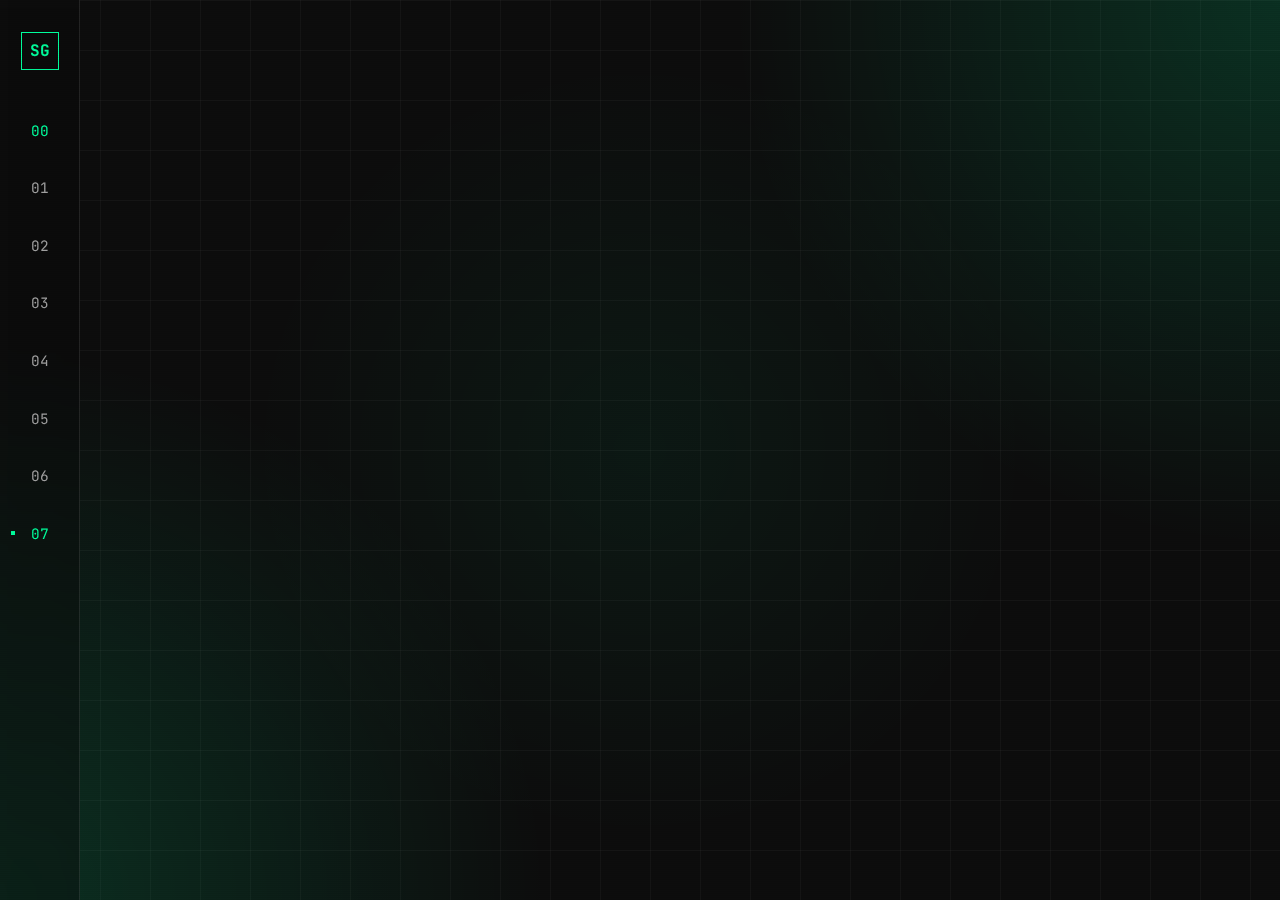
<file: contact.html>
<!DOCTYPE html>
<html lang="en">

<head>
    <meta charset="UTF-8">
    <meta name="viewport" content="width=device-width, initial-scale=1.0">
    <title>Contact | Shalaka Gangurde</title>
    <link rel="stylesheet" href="style.css">
    <link
        href="https://fonts.googleapis.com/css2?family=Inter:wght@300;400;500;600&family=JetBrains+Mono:wght@400;500&display=swap"
        rel="stylesheet">
    <style>
        .contact-grid {
            display: grid;
            grid-template-columns: repeat(auto-fit, minmax(300px, 1fr));
            gap: 2rem;
            margin-top: 2rem;
        }

        .channel-card {
            background-color: var(--card-bg);
            border: 1px solid var(--border-color);
            padding: 2rem;
            transition: all 0.3s;
            position: relative;
            overflow: hidden;
            text-decoration: none;
            display: flex;
            flex-direction: column;
            justify-content: space-between;
            height: 200px;
        }

        .channel-card:hover {
            border-color: var(--accent-green);
            transform: translateY(-5px);
            background: linear-gradient(180deg, var(--card-bg) 0%, rgba(0, 255, 157, 0.05) 100%);
        }

        .channel-icon {
            font-size: 2rem;
            margin-bottom: 1rem;
            color: var(--accent-green);
        }

        .channel-name {
            font-family: var(--font-mono);
            font-size: 1.2rem;
            color: var(--text-primary);
            margin-bottom: 0.5rem;
        }

        .channel-link {
            font-size: 0.9rem;
            color: var(--text-secondary);
            word-break: break-all;
        }

        .secure-badge {
            position: absolute;
            top: 1rem;
            right: 1rem;
            font-size: 0.6rem;
            border: 1px solid #333;
            padding: 2px 6px;
            color: #666;
            font-family: var(--font-mono);
        }

        .channel-card:hover .secure-badge {
            border-color: var(--accent-green);
            color: var(--accent-green);
        }

        .transmission-log {
            margin-top: 4rem;
            border-top: 1px solid var(--border-color);
            padding-top: 2rem;
            font-family: var(--font-mono);
            font-size: 0.8rem;
            color: #666;
        }

        .log-entry {
            margin-bottom: 0.5rem;
        }

        .log-time {
            color: var(--accent-blue);
            margin-right: 1rem;
        }
    </style>
</head>

<body>
    <!-- Background Audio -->
    <audio id="page-audio" loop>
        <source src="assets/audio/ambient_main.mp3" type="audio/mp3">
    </audio>
    <script>
        window.addEventListener('load', function () {
            var audio = document.getElementById("page-audio");
            audio.volume = 0.4;
            var promise = audio.play();
            if (promise !== undefined) {
                promise.catch(error => { console.log("Autoplay prevented. Waiting for interaction."); });
            }
        });
        document.addEventListener('click', function () {
            var audio = document.getElementById("page-audio");
            if (audio.paused) audio.play();
        });
    </script>
    <div class="app-container">
        <!-- Sidebar Navigation -->
        <nav class="sidebar">
            <div class="logo-area">
                <span class="initials">SG</span>
            </div>
            <ul class="nav-links">
                <li><a href="navigation.html" style="color: var(--accent-green);">00</a></li>
                <li><a href="index.html" data-tooltip="Profile">01</a></li>
                <li><a href="projects.html" data-tooltip="Projects">02</a></li>
                <li><a href="experience.html" data-tooltip="Timeline">03</a></li>
                <li><a href="skills.html" data-tooltip="Capability Matrix">04</a></li>
                <li><a href="research.html" data-tooltip="Academic Archives">05</a></li>
                <li><a href="writing.html" data-tooltip="Writing Log">06</a></li>
                <li><a href="contact.html" class="active" data-tooltip="Comms Terminal">07</a></li>
            </ul>
        </nav>

        <main class="main-content">
            <header class="status-bar">
                <div class="identity">
                    <h1>Comms Terminal</h1>
                    <span class="role">Establish Connection</span>
                </div>
                <div class="system-status">
                    <span class="status-text">STATUS: ONLINE</span>
                </div>
            </header>

            <section class="intro-card">
                <h2>Initiate Uplink.</h2>
                <p>Open for collaboration on Data Science, AI Research, and Analytical storytelling projects.</p>
            </section>

            <div class="contact-grid">
                <!-- LinkedIn -->
                <a href="https://www.linkedin.com/in/shalaka-g-45833a368" target="_blank" class="channel-card">
                    <div class="secure-badge">ENCRYPTED</div>
                    <div>
                        <div class="channel-icon">in</div>
                        <div class="channel-name">LinkedIn Profile</div>
                    </div>
                    <div class="channel-link">linkedin.com/in/shalaka-g-45833a368</div>
                </a>

                <!-- GitHub -->
                <a href="https://github.com/Shalaka127" target="_blank" class="channel-card">
                    <div class="secure-badge">PUBLIC REPO</div>
                    <div>
                        <div class="channel-icon">git</div>
                        <div class="channel-name">GitHub Repositories</div>
                    </div>
                    <div class="channel-link">github.com/Shalaka127</div>
                </a>

                <!-- Email -->
                <a href="mailto:shalaka.12.sg@gmail.com" class="channel-card">
                    <div class="secure-badge">DIRECT MSG</div>
                    <div>
                        <div class="channel-icon">@</div>
                        <div class="channel-name">Email Transmission</div>
                    </div>
                    <div class="channel-link">shalaka.12.sg@gmail.com</div>
                </a>
            </div>

            <div class="transmission-log">
                <div class="log-entry"><span class="log-time">SYS_READY</span> Awaiting incoming styling signals...
                </div>
                <div class="log-entry"><span class="log-time">NET_CHECK</span> All channels nominal.</div>
            </div>

        </main>
    </div>
</body>

</html>
</file>
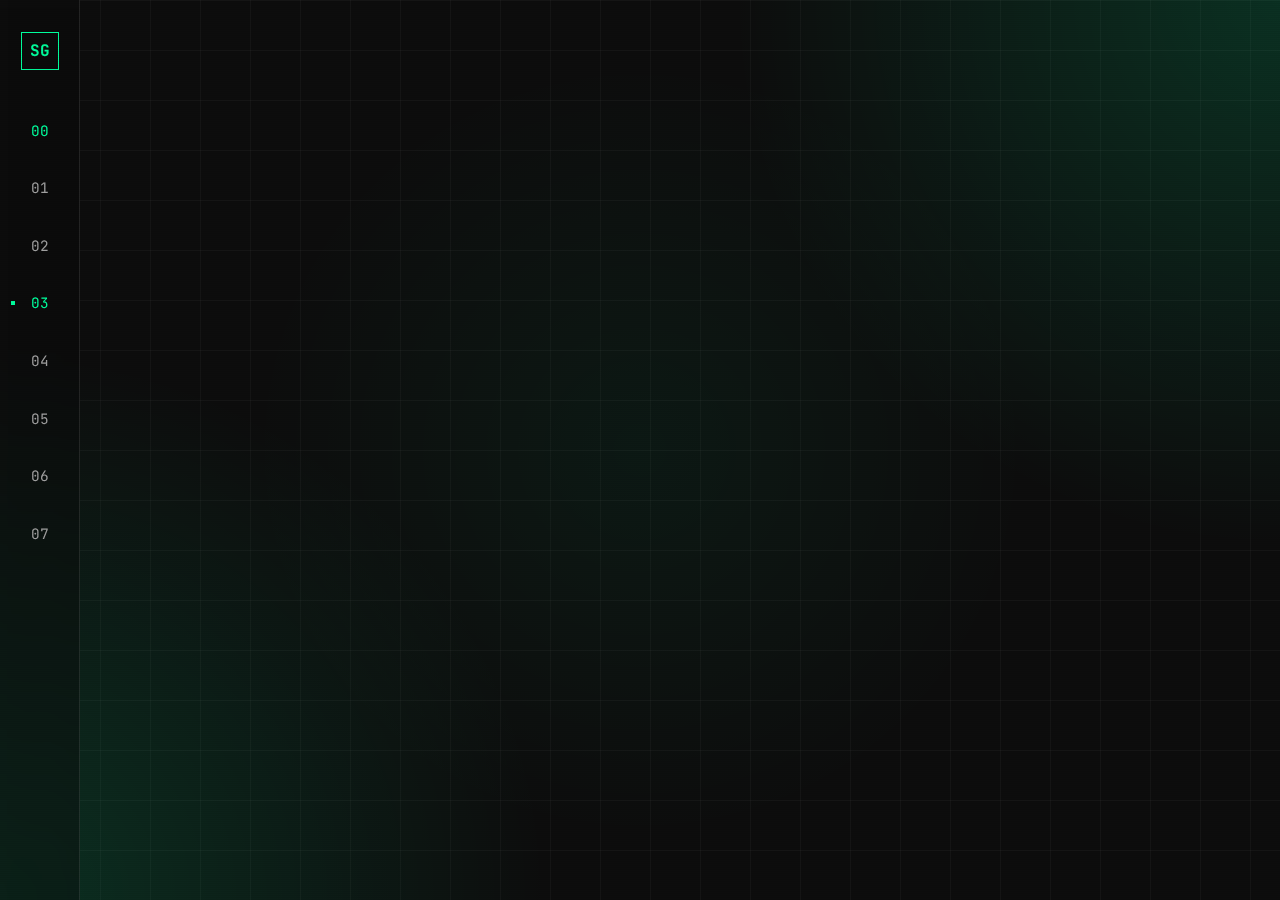
<file: experience.html>
<!DOCTYPE html>
<html lang="en">

<head>
    <meta charset="UTF-8">
    <meta name="viewport" content="width=device-width, initial-scale=1.0">
    <title>Experience | Shalaka Gangurde</title>
    <link rel="stylesheet" href="style.css">
    <link
        href="https://fonts.googleapis.com/css2?family=Inter:wght@300;400;500;600&family=JetBrains+Mono:wght@400;500&display=swap"
        rel="stylesheet">
    <style>
        /* Timeline Specific Styles */
        .timeline-container {
            position: relative;
            max-width: 900px;
            margin: 0 auto;
            padding: 2rem 0;
        }

        /* The vertical line */
        .timeline-container::before {
            content: '';
            position: absolute;
            left: 20px;
            top: 0;
            bottom: 0;
            width: 2px;
            background-color: var(--border-color);
        }

        .timeline-node {
            position: relative;
            margin-bottom: 3rem;
            padding-left: 60px;
        }

        /* The dot on the line */
        .timeline-node::before {
            content: '';
            position: absolute;
            left: 13px;
            top: 6px;
            width: 16px;
            height: 16px;
            border-radius: 50%;
            background-color: var(--bg-color);
            border: 2px solid var(--accent-green);
            z-index: 1;
        }

        .timeline-node.current::before {
            background-color: var(--accent-green);
            box-shadow: 0 0 10px var(--accent-green);
        }

        .role-card {
            background-color: var(--card-bg);
            border: 1px solid var(--border-color);
            padding: 2rem;
            border-radius: 4px;
        }

        .role-header {
            display: flex;
            justify-content: space-between;
            align-items: flex-start;
            margin-bottom: 1rem;
            flex-wrap: wrap;
            gap: 1rem;
        }

        .role-title h3 {
            font-size: 1.3rem;
            color: var(--text-primary);
            margin-bottom: 0.3rem;
        }

        .role-title .company {
            color: var(--accent-blue);
            font-weight: 500;
        }

        .role-meta {
            text-align: right;
            font-family: var(--font-mono);
            font-size: 0.8rem;
            color: var(--text-secondary);
        }

        .role-desc {
            color: #ccc;
            margin-bottom: 1.5rem;
            font-size: 0.95rem;
            line-height: 1.7;
        }

        .key-metrics-grid {
            display: grid;
            grid-template-columns: repeat(auto-fit, minmax(200px, 1fr));
            gap: 1rem;
            margin-top: 1rem;
            padding-top: 1rem;
            border-top: 1px solid #333;
        }

        .metric-unit {
            display: flex;
            flex-direction: column;
        }

        .metric-unit .val {
            font-family: var(--font-mono);
            font-weight: 700;
            color: var(--accent-green);
            font-size: 1.1rem;
        }

        .metric-unit .lbl {
            font-size: 0.75rem;
            color: var(--text-secondary);
            text-transform: uppercase;
        }

        /* Certifications Sidebar/Section */
        .certs-section {
            margin-top: 4rem;
            border-top: 1px solid var(--border-color);
            padding-top: 2rem;
        }

        .cert-grid {
            display: grid;
            grid-template-columns: repeat(auto-fill, minmax(250px, 1fr));
            gap: 1rem;
        }

        .cert-badge {
            display: flex;
            align-items: center;
            gap: 1rem;
            background: #151515;
            padding: 1rem;
            border: 1px solid #333;
        }

        .cert-icon {
            font-size: 1.5rem;
            width: 80px;
            /* Increased size for visibility */
            height: 60px;
            /* Aspect ratio closer to certs */
            overflow: hidden;
            display: flex;
            align-items: center;
            justify-content: center;
            background: #fff;
            /* White bg for documents */
            border-radius: 4px;
            border: 1px solid #333;
        }

        .cert-icon img {
            width: 100%;
            height: 100%;
            object-fit: contain;
            /* Show full document */
        }

        .cert-info h4 {
            font-size: 0.9rem;
            margin-bottom: 0.2rem;
            color: #ddd;
        }

        .cert-info span {
            font-size: 0.75rem;
            color: var(--text-secondary);
            font-family: var(--font-mono);
        }
    </style>
</head>

<body>
    <div class="app-container">
        <nav class="sidebar">
            <div class="logo-area">
                <span class="initials">SG</span>
            </div>
            <ul class="nav-links">
                <li><a href="navigation.html" style="color: var(--accent-green);">00</a></li>
                <li><a href="index.html" data-tooltip="Profile">01</a></li>
                <li><a href="projects.html" data-tooltip="Projects">02</a></li>
                <li><a href="experience.html" class="active" data-tooltip="Timeline">03</a></li>
                <li><a href="skills.html" data-tooltip="Capability Matrix">04</a></li>
                <li><a href="research.html" data-tooltip="Academic Archives">05</a></li>
                <li><a href="writing.html" data-tooltip="Writing Log">06</a></li>
                <li><a href="contact.html" data-tooltip="Comms Terminal">07</a></li>
            </ul>
        </nav>

        <main class="main-content">
            <header class="status-bar">
                <div class="identity">
                    <h1>Operational Timeline</h1>
                    <span class="role">Experience & Qualifications</span>
                </div>
                <div class="system-status">
                    <span class="status-text">CAREER STATUS: ACTIVE</span>
                </div>
            </header>

            <div class="timeline-container">

                <!-- Role 1: Infosys (Current) -->
                <div class="timeline-node current">
                    <div class="role-card">
                        <div class="role-header">
                            <div class="role-title">
                                <h3>Data Visualization Intern</h3>
                                <span class="company">Infosys Springboard (Infosys Ltd.)</span>
                            </div>
                            <div class="role-meta">
                                <div>DEC 2025 - JAN 2026</div>
                                <div>VIRTUAL INTERNSHIP</div>
                            </div>
                        </div>
                        <p class="role-desc">
                            Analyzing healthcare operations datasets to derive actionable insights.
                            Developing interactive dashboards using Power BI and DAX for KPI tracking and trend
                            analysis.
                            Ensuring data accuracy through rigorous cleaning and transformation pipelines.
                        </p>
                        <div class="key-metrics-grid">
                            <div class="metric-unit">
                                <span class="val">Healthcare Ops</span>
                                <span class="lbl">Primary Dataset</span>
                            </div>
                            <div class="metric-unit">
                                <span class="val">Power BI + DAX</span>
                                <span class="lbl">Core Tooling</span>
                            </div>
                            <div class="metric-unit">
                                <span class="val">Interactive</span>
                                <span class="lbl">Dashboard Type</span>
                            </div>
                        </div>
                    </div>
                </div>

                <!-- Role 2: Labmentix -->
                <div class="timeline-node">
                    <div class="role-card">
                        <div class="role-header">
                            <div class="role-title">
                                <h3>Data Science Intern</h3>
                                <span class="company">Labmentix Edtech Pvt. Ltd.</span>
                            </div>
                            <div class="role-meta">
                                <div>MAY 2025 - JUNE 2025</div>
                                <div>MUMBAI, INDIA</div>
                            </div>
                        </div>
                        <p class="role-desc">
                            Performed exploratory data analysis (EDA) and built machine learning models for fraud
                            analysis and prediction.
                            Utilized SQL for data extraction and aggregation. Interpreted model outputs to support
                            decision-making.
                        </p>
                        <div class="key-metrics-grid">
                            <div class="metric-unit">
                                <span class="val">Fraud Analysis</span>
                                <span class="lbl">Key Application</span>
                            </div>
                            <div class="metric-unit">
                                <span class="val">SQL & ML</span>
                                <span class="lbl">Tech Stack</span>
                            </div>
                        </div>
                    </div>
                </div>

                <!-- Role 3: IETE Committee -->
                <div class="timeline-node">
                    <div class="role-card">
                        <div class="role-header">
                            <div class="role-title">
                                <h3>Technical Core Member</h3>
                                <span class="company">IETE Student Committee (VIT)</span>
                            </div>
                            <div class="role-meta">
                                <div>AUG 2023 - AUG 2024</div>
                                <div>MUMBAI, INDIA</div>
                            </div>
                        </div>
                        <p class="role-desc">
                            Managed technical operations for academic events. Ensured infrastructure reliability and
                            smooth setup.
                        </p>
                        <div class="key-metrics-grid">
                            <div class="metric-unit">
                                <span class="val">10+</span>
                                <span class="lbl">Workshops Managed</span>
                            </div>
                            <div class="metric-unit">
                                <span class="val">0</span>
                                <span class="lbl">Critical Failures</span>
                            </div>
                            <div class="metric-unit">
                                <span class="val">200+</span>
                                <span class="lbl">Participants Supported</span>
                            </div>
                        </div>
                    </div>
                </div>

                <!-- Role 4: NYKS -->
                <div class="timeline-node">
                    <div class="role-card">
                        <div class="role-header">
                            <div class="role-title">
                                <h3>Volunteer</h3>
                                <span class="company">Nehru Yuva Kendra Sangathan (NYKS)</span>
                            </div>
                            <div class="role-meta">
                                <div>JULY 2023 - AUG 2023</div>
                                <div>ALIBAG, INDIA</div>
                            </div>
                        </div>
                        <p class="role-desc">
                            Conducted learning sessions for primary students and coordinated environmental welfare
                            initiatives.
                        </p>
                        <div class="key-metrics-grid">
                            <div class="metric-unit">
                                <span class="val">Grades 1-4</span>
                                <span class="lbl">Mentorship Level</span>
                            </div>
                            <div class="metric-unit">
                                <span class="val">Community</span>
                                <span class="lbl">Focus Area</span>
                            </div>
                        </div>
                    </div>
                </div>

            </div>

            <!-- Education Section -->
            <div class="certs-section" style="margin-top: 2rem; border-top: none;">
                <div class="section-header">
                    <h3>Education Background</h3>
                    <div class="line"></div>
                </div>
                <div class="role-card" style="border-left: 4px solid var(--accent-green);">
                    <div class="role-header">
                        <div class="role-title">
                            <h3>B.Tech, Electronics And Computer Science Engineering</h3>
                            <span class="company">Vidyalankar Institute of Technology, Mumbai</span>
                        </div>
                        <div class="role-meta">
                            <div>GRADUATING 2026</div>
                            <div>GPA: 8.5/10</div>
                        </div>
                    </div>
                    <p class="role-desc" style="margin-bottom:0.5rem;">Honors in Data Analytics.</p>
                </div>
            </div>

            <!-- Certifications Section -->
            <div class="certs-section">
                <div class="section-header">
                    <h3>Verified Credentials</h3>
                    <div class="line"></div>
                </div>
                <div class="cert-grid">
                    <div class="cert-badge">
                        <div class="cert-icon">
                            <a href="assets/cert_sql.png" target="_blank">
                                <img src="assets/cert_sql.png" alt="SQL Cert"
                                    onerror="this.style.display='none';this.parentElement.innerHTML='📜'">
                            </a>
                        </div>
                        <div class="cert-info">
                            <h4>Microsoft SQL Certification</h4>
                            <span>Authorized 2026</span>
                        </div>
                    </div>
                    <div class="cert-badge">
                        <div class="cert-icon">
                            <a href="assets/cert_powerbi.png" target="_blank">
                                <img src="assets/cert_powerbi.png" alt="PowerBI Cert"
                                    onerror="this.style.display='none';this.parentElement.innerHTML='📊'">
                            </a>
                        </div>
                        <div class="cert-info">
                            <h4>Power BI Data Visualization</h4>
                            <span>Infosys Springboard 2025</span>
                        </div>
                    </div>
                    <div class="cert-badge">
                        <div class="cert-icon">
                            <a href="assets/cert_bigdata.png" target="_blank">
                                <img src="assets/cert_bigdata.png" alt="Big Data Cert"
                                    onerror="this.style.display='none';this.parentElement.innerHTML='💾'">
                            </a>
                        </div>
                        <div class="cert-info">
                            <h4>Big Data</h4>
                            <span>Infosys Springboard 2025</span>
                        </div>
                    </div>
                    <div class="cert-badge">
                        <div class="cert-icon">
                            <a href="assets/cert_analytics.png" target="_blank">
                                <img src="assets/cert_analytics.png" alt="Analytics Cert"
                                    onerror="this.style.display='none';this.parentElement.innerHTML='📈'">
                            </a>
                        </div>
                        <div class="cert-info">
                            <h4>Data Analytics Foundation</h4>
                            <span>Infosys Springboard 2025</span>
                        </div>
                    </div>
                    <div class="cert-badge">
                        <div class="cert-icon">
                            <a href="assets/cert_excel.png" target="_blank">
                                <img src="assets/cert_excel.png" alt="Excel Cert"
                                    onerror="this.style.display='none';this.parentElement.innerHTML='🧠'">
                            </a>
                        </div>
                        <div class="cert-info">
                            <h4>Advanced Excel</h4>
                            <span>Skill India 2024</span>
                        </div>
                    </div>
                </div>
            </div>

        </main>
    </div>
</body>

</html>
</file>
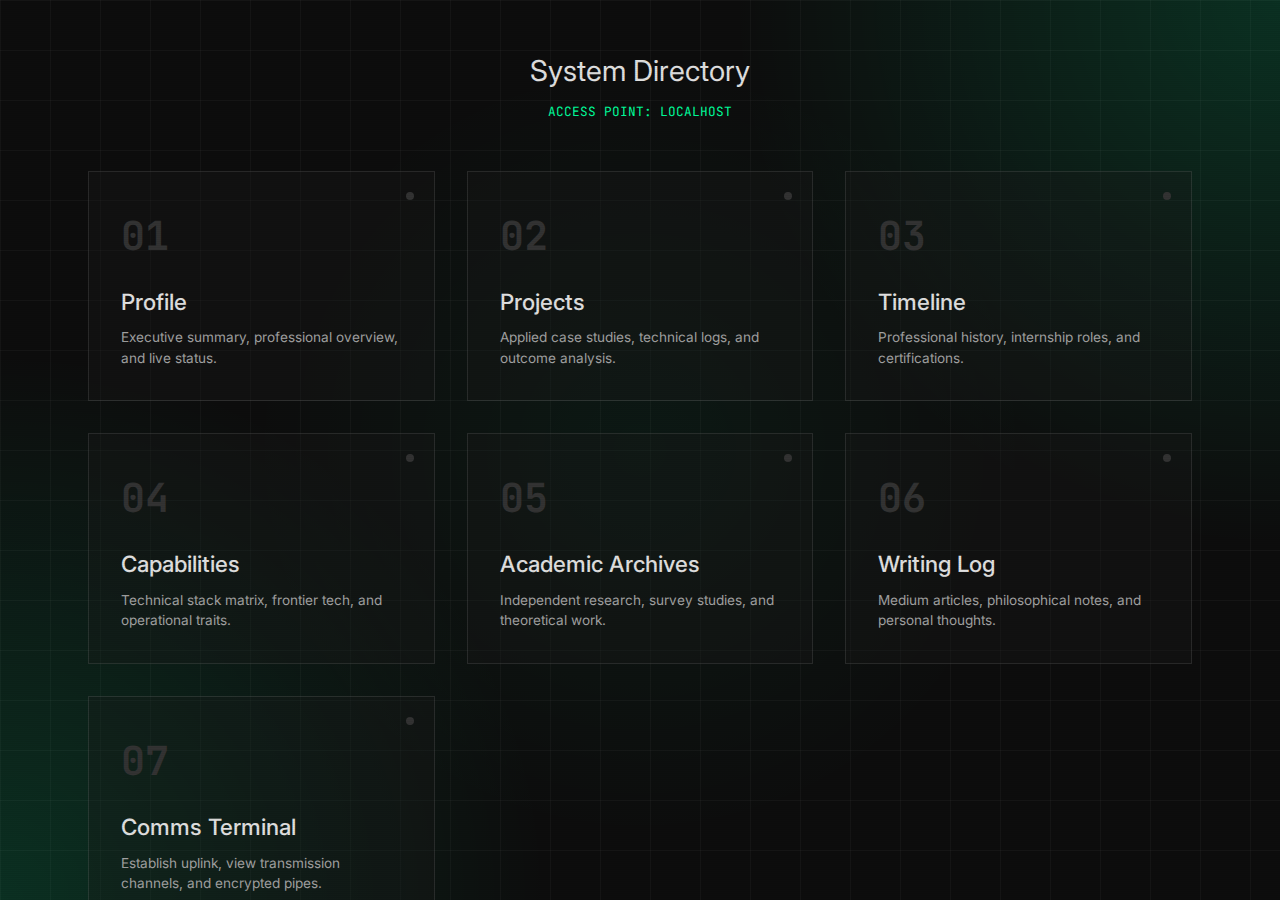
<file: navigation.html>
<!DOCTYPE html>
<html lang="en">

<head>
    <meta charset="UTF-8">
    <meta name="viewport" content="width=device-width, initial-scale=1.0">
    <title>Navigation | Hub</title>
    <link rel="stylesheet" href="style.css">
    <link
        href="https://fonts.googleapis.com/css2?family=Inter:wght@300;400;500;600&family=JetBrains+Mono:wght@400;500&display=swap"
        rel="stylesheet">
    <style>
        .nav-grid {
            display: grid;
            grid-template-columns: repeat(auto-fit, minmax(280px, 1fr));
            gap: 2rem;
            padding: 3rem;
            max-width: 1200px;
            margin: 0 auto;
        }

        .nav-node {
            background-color: var(--card-bg);
            border: 1px solid var(--border-color);
            padding: 2rem;
            display: flex;
            flex-direction: column;
            text-decoration: none;
            transition: all 0.3s cubic-bezier(0.16, 1, 0.3, 1);
            position: relative;
            overflow: hidden;
        }

        .nav-node:hover {
            border-color: var(--accent-green);
            transform: translateY(-5px);
            background-color: #1a1a1a;
        }

        .node-status {
            width: 8px;
            height: 8px;
            background-color: #333;
            border-radius: 50%;
            position: absolute;
            top: 20px;
            right: 20px;
        }

        .nav-node:hover .node-status {
            background-color: var(--accent-green);
            box-shadow: 0 0 10px var(--accent-green);
        }

        .node-number {
            font-family: var(--font-mono);
            font-size: 2.5rem;
            color: #333;
            margin-bottom: 1rem;
            font-weight: 700;
            transition: color 0.3s;
        }

        .nav-node:hover .node-number {
            color: var(--text-primary);
        }

        .node-title {
            font-size: 1.4rem;
            color: var(--text-primary);
            font-weight: 500;
            margin-bottom: 0.5rem;
        }

        .node-desc {
            font-size: 0.85rem;
            color: var(--text-secondary);
            line-height: 1.5;
        }

        .overlay-header {
            text-align: center;
            padding-top: 3rem;
        }

        .overlay-header h2 {
            font-size: 1.8rem;
            font-weight: 400;
        }

        .overlay-header p {
            font-family: var(--font-mono);
            color: var(--accent-green);
            font-size: 0.8rem;
            margin-top: 0.5rem;
        }
    </style>
</head>

<body>
    <div class="app-container" style="display:block; overflow-y:auto;">

        <header class="overlay-header">
            <h2>System Directory</h2>
            <p>ACCESS POINT: LOCALHOST</p>
        </header>

        <div class="nav-grid">

            <a href="index.html" class="nav-node">
                <div class="node-status"></div>
                <span class="node-number">01</span>
                <span class="node-title">Profile</span>
                <span class="node-desc">Executive summary, professional overview, and live status.</span>
            </a>

            <a href="projects.html" class="nav-node">
                <div class="node-status"></div>
                <span class="node-number">02</span>
                <span class="node-title">Projects</span>
                <span class="node-desc">Applied case studies, technical logs, and outcome analysis.</span>
            </a>

            <a href="experience.html" class="nav-node">
                <div class="node-status"></div>
                <span class="node-number">03</span>
                <span class="node-title">Timeline</span>
                <span class="node-desc">Professional history, internship roles, and certifications.</span>
            </a>

            <a href="skills.html" class="nav-node">
                <div class="node-status"></div>
                <span class="node-number">04</span>
                <span class="node-title">Capabilities</span>
                <span class="node-desc">Technical stack matrix, frontier tech, and operational traits.</span>
            </a>

            <a href="research.html" class="nav-node">
                <div class="node-status"></div>
                <span class="node-number">05</span>
                <span class="node-title">Academic Archives</span>
                <span class="node-desc">Independent research, survey studies, and theoretical work.</span>
            </a>

            <a href="writing.html" class="nav-node">
                <div class="node-status"></div>
                <span class="node-number">06</span>
                <span class="node-title">Writing Log</span>
                <span class="node-desc">Medium articles, philosophical notes, and personal thoughts.</span>
            </a>

            <a href="contact.html" class="nav-node">
                <div class="node-status"></div>
                <span class="node-number">07</span>
                <span class="node-title">Comms Terminal</span>
                <span class="node-desc">Establish uplink, view transmission channels, and encrypted pipes.</span>
            </a>

        </div>

        <div style="text-align:center; padding-bottom: 3rem;">
            <a href="index.html" class="btn secondary">Exit Directory</a>
        </div>
    </div>
</body>

</html>
</file>
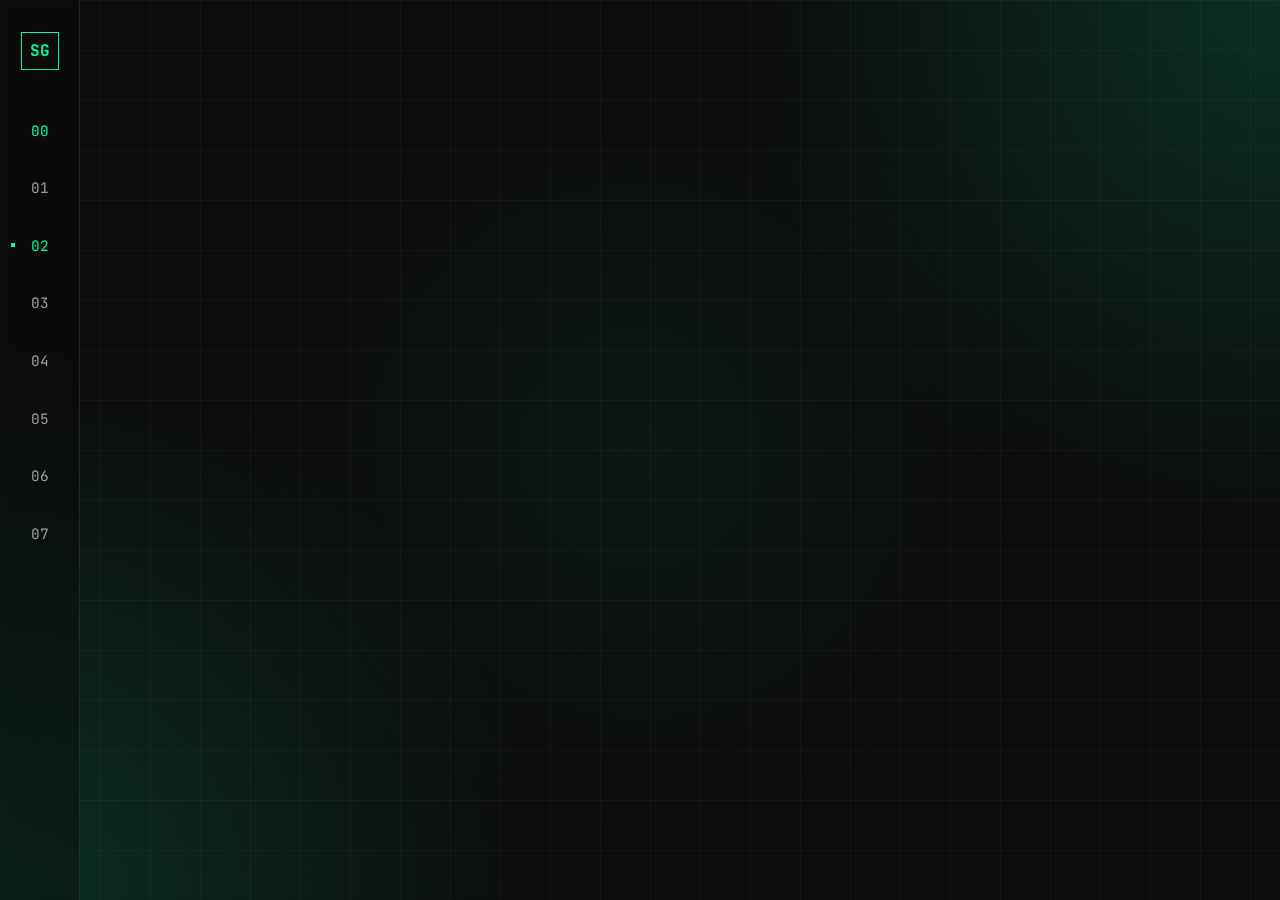
<file: projects.html>
<!DOCTYPE html>
<html lang="en">

<head>
    <meta charset="UTF-8">
    <meta name="viewport" content="width=device-width, initial-scale=1.0">
    <title>Projects | Shalaka Gangurde</title>
    <link rel="stylesheet" href="style.css">
    <link
        href="https://fonts.googleapis.com/css2?family=Inter:wght@300;400;500;600&family=JetBrains+Mono:wght@400;500&display=swap"
        rel="stylesheet">
    <style>
        /* Page Specific Overrides */
        .filter-bar {
            display: flex;
            gap: 1rem;
            margin-bottom: 2rem;
            flex-wrap: wrap;
        }

        .filter-btn {
            background: transparent;
            border: 1px solid var(--border-color);
            color: var(--text-secondary);
            padding: 0.5rem 1rem;
            font-family: var(--font-mono);
            font-size: 0.8rem;
            cursor: pointer;
            transition: all 0.2s;
        }

        .filter-btn:hover,
        .filter-btn.active {
            border-color: var(--accent-green);
            color: var(--accent-green);
            background: rgba(0, 255, 157, 0.05);
        }

        .projects-grid {
            display: grid;
            grid-template-columns: repeat(auto-fill, minmax(350px, 1fr));
            gap: 1.5rem;
        }

        .project-card {
            background-color: var(--card-bg);
            border: 1px solid var(--border-color);
            border-top: 3px solid var(--border-color);
            /* Default top border */
            padding: 1.5rem;
            display: flex;
            flex-direction: column;
            height: 100%;
        }

        .project-card:hover {
            transform: translateY(-3px);
            box-shadow: 0 5px 15px rgba(0, 0, 0, 0.3);
            border-top-color: var(--accent-blue);
            /* Hover accent */
        }

        /* Category Color Coding */
        .cat-ml {
            border-top-color: #ff5252;
        }

        /* Red for Risk/ML */
        .cat-vision {
            border-top-color: #7c4dff;
        }

        /* Purple for Vision */
        .cat-genai {
            border-top-color: #00e5ff;
        }

        /* Cyan for AI */
        .cat-bi {
            border-top-color: #ffab00;
        }

        .cat-nlp {
            border-top-color: #e91e63;
            /* Pink for NLP */
        }

        /* Amber for BI */

        .pj-header {
            margin-bottom: 1rem;
            border-bottom: 1px solid #222;
            padding-bottom: 0.5rem;
        }

        .pj-title {
            font-size: 1.2rem;
            font-weight: 600;
            color: var(--text-primary);
            margin-bottom: 0.2rem;
        }

        .pj-context {
            font-size: 0.75rem;
            color: var(--text-secondary);
            font-family: var(--font-mono);
            text-transform: uppercase;
        }

        .git-link {
            font-size: 0.7rem;
            color: var(--accent-green);
            text-decoration: none;
            border: 1px solid var(--accent-green);
            padding: 2px 6px;
            border-radius: 2px;
            font-family: var(--font-mono);
            transition: all 0.2s;
            margin-left: auto;
            /* Push to right */
        }

        .git-link:hover {
            background: var(--accent-green);
            color: #000;
        }

        .pj-tech-stack {
            display: flex;
            flex-wrap: wrap;
            gap: 0.5rem;
            margin-bottom: 1rem;
        }

        .tech-pill {
            font-size: 0.7rem;
            padding: 3px 8px;
            background: #222;
            color: #aaa;
            border-radius: 2px;
            font-family: var(--font-mono);
        }

        .pj-impact-box {
            background-color: #111;
            padding: 1rem;
            margin-top: auto;
            border-left: 2px solid var(--accent-green);
            font-size: 0.85rem;
            color: #ddd;
        }

        .pj-impact-box ul {
            list-style: none;
        }

        .pj-impact-box li {
            margin-bottom: 0.5rem;
            position: relative;
            padding-left: 1rem;
        }

        .pj-impact-box li::before {
            content: "›";
            position: absolute;
            left: 0;
            color: var(--accent-green);
            font-weight: bold;
        }

        .pj-impact-box li:last-child {
            margin-bottom: 0;
        }
    </style>
</head>

<body>
    <!-- Background Audio -->
    <audio id="page-audio" loop>
        <source src="assets/audio/ambient_main.mp3" type="audio/mp3">
    </audio>
    <script>
        window.addEventListener('load', function () {
            var audio = document.getElementById("page-audio");
            audio.volume = 0.4; // Subtle background volume
            var promise = audio.play();
            if (promise !== undefined) {
                promise.catch(error => { console.log("Autoplay prevented. Waiting for interaction."); });
            }
        });
        document.addEventListener('click', function () {
            var audio = document.getElementById("page-audio");
            if (audio.paused) audio.play();
        });
    </script>

    <div class="app-container">
        <!-- Sidebar Navigation (Same as Landing) -->
        <nav class="sidebar">
            <div class="logo-area">
                <span class="initials">SG</span>
            </div>
            <ul class="nav-links">
                <li><a href="navigation.html" style="color: var(--accent-green);">00</a></li>
                <li><a href="index.html" data-tooltip="Profile">01</a></li>
                <li><a href="projects.html" class="active" data-tooltip="Projects">02</a></li>
                <li><a href="experience.html" data-tooltip="Timeline">03</a></li>
                <li><a href="skills.html" data-tooltip="Capability Matrix">04</a></li>
                <li><a href="research.html" data-tooltip="Academic Archives">05</a></li>
                <li><a href="writing.html" data-tooltip="Writing Log">06</a></li>
                <li><a href="contact.html" data-tooltip="Comms Terminal">07</a></li>
            </ul>
        </nav>

        <main class="main-content">
            <header class="status-bar">
                <div class="identity">
                    <h1>Projects & Applied Intelligence</h1>
                    <span class="role">Data Science & Analytics Projects</span>
                </div>
                <div class="system-status">
                    <span class="status-text">TOTAL RECORDS: 7</span>
                </div>
            </header>

            <!-- Filter Controls -->
            <div class="filter-bar">
                <button class="filter-btn active" data-filter="all">ALL_SYSTEMS</button>
                <button class="filter-btn" data-filter="cat-ml">ML_OPS</button>
                <button class="filter-btn" data-filter="cat-vision">VISION</button>
                <button class="filter-btn" data-filter="cat-genai">GEN_AI</button>
                <button class="filter-btn" data-filter="cat-bi">BI_ANALYTICS</button>
                <button class="filter-btn" data-filter="cat-nlp">NLP</button>
            </div>

            <!-- Projects Grid -->
            <div class="projects-grid">


                <!-- Project 1: Credit Risk -->
                <!-- Project 1: Credit Risk -->
                <article class="project-card cat-ml">
                    <div class="pj-header">
                        <div class="pj-title">Credit Risk & Fraud Scoring Engine</div>
                        <span class="pj-context">FinTech | Predictive Analytics</span>
                        <a href="https://github.com/Shalaka127?tab=repositories" target="_blank" class="git-link"
                            title="View Source">GITHUB_REPO ↗</a>
                    </div>
                    <div class="pj-tech-stack">
                        <span class="tech-pill">XGBoost</span>
                        <span class="tech-pill">SMOTE</span>
                        <span class="tech-pill">Flask API</span>
                        <span class="tech-pill">PCA</span>
                    </div>
                    <div class="pj-impact-box">
                        <ul>
                            <li>Processed 200k+ secure loan records.</li>
                            <li>Reduced operational risk by ~22%.</li>
                            <li>Engineered real-time fraud detection pipeline.</li>
                        </ul>
                    </div>
                </article>

                <!-- Project 2: Brain Tumor -->
                <article class="project-card cat-vision">
                    <div class="pj-header">
                        <div class="pj-title">Brain Tumor Detection System</div>
                        <span class="pj-context">Computer Vision | Medical</span>
                        <a href="https://github.com/Shalaka127?tab=repositories" target="_blank" class="git-link"
                            title="View Source">GITHUB_REPO ↗</a>
                    </div>
                    <div class="pj-tech-stack">
                        <span class="tech-pill">YOLOv8</span>
                        <span class="tech-pill">OpenCV</span>
                        <span class="tech-pill">Python</span>
                    </div>
                    <div class="pj-impact-box">
                        <ul>
                            <li>Real-time tumor localization in MRI scans.</li>
                            <li>Optimized pipelines reduced detection latency by ~40%.</li>
                            <li>Enabled reliable clinical decision support.</li>
                        </ul>
                    </div>
                </article>

                <!-- Project 3: Nidra AI -->
                <article class="project-card cat-genai">
                    <div class="pj-header">
                        <div class="pj-title">NIDRA AI - Dream Analysis</div>
                        <span class="pj-context">GenAI Product | Full Stack</span>
                        <a href="https://github.com/Shalaka127?tab=repositories" target="_blank" class="git-link"
                            title="View Source">GITHUB_REPO ↗</a>
                    </div>
                    <div class="pj-tech-stack">
                        <span class="tech-pill">GPT-4</span>
                        <span class="tech-pill">Whisper</span>
                        <span class="tech-pill">Next.js</span>
                        <span class="tech-pill">Tailwind</span>
                    </div>
                    <div class="pj-impact-box">
                        <ul>
                            <li>Built GenAI engine for symbolic dream interpretation.</li>
                            <li>Converts text/voice inputs into emotional insights.</li>
                            <li> deployed secure, real-time AI inference.</li>
                        </ul>
                    </div>
                </article>

                <!-- Project 4: Walmart Forecasting -->
                <article class="project-card cat-ml">
                    <div class="pj-header">
                        <div class="pj-title">Retail Sales Forecasting</div>
                        <span class="pj-context">Walmart Data | Time Series</span>
                        <a href="https://github.com/Shalaka127?tab=repositories" target="_blank" class="git-link"
                            title="View Source">GITHUB_REPO ↗</a>
                    </div>
                    <div class="pj-tech-stack">
                        <span class="tech-pill">SARIMA</span>
                        <span class="tech-pill">Statistical Analysis</span>
                        <span class="tech-pill">Pandas</span>
                    </div>
                    <div class="pj-impact-box">
                        <ul>
                            <li>Analyzed 6,400+ weekly store-level sales records.</li>
                            <li>Identified seasonal patterns & economic drivers (CPI).</li>
                            <li>Reliable 12-week future sales forecasts.</li>
                        </ul>
                    </div>
                </article>

                <!-- Project 5: YouTube Dashboard -->
                <article class="project-card cat-bi">
                    <div class="pj-header">
                        <div class="pj-title">YouTube Analytics Dashboard</div>
                        <span class="pj-context">Business Intelligence | API</span>
                        <a href="https://github.com/Shalaka127?tab=repositories" target="_blank" class="git-link"
                            title="View Source">GITHUB_REPO ↗</a>
                    </div>
                    <div class="pj-tech-stack">
                        <span class="tech-pill">Power BI</span>
                        <span class="tech-pill">Python</span>
                        <span class="tech-pill">YouTube API</span>
                    </div>
                    <div class="pj-impact-box">
                        <ul>
                            <li>Analyzed metric trends across 100+ videos.</li>
                            <li>Reduced manual reporting effort by ~70%.</li>
                            <li>Enabled data-driven content optimization.</li>
                        </ul>
                    </div>
                </article>

                <!-- Project 6: Bike Sharing -->
                <article class="project-card cat-ml">
                    <div class="pj-header">
                        <div class="pj-title">Bike Sharing Demand Forecast</div>
                        <span class="pj-context">Time Series | Operational</span>
                        <a href="https://github.com/Shalaka127?tab=repositories" target="_blank" class="git-link"
                            title="View Source">GITHUB_REPO ↗</a>
                    </div>
                    <div class="pj-tech-stack">
                        <span class="tech-pill">Random Forest</span>
                        <span class="tech-pill">LSTM</span>
                        <span class="tech-pill">Prophet</span>
                    </div>
                    <div class="pj-impact-box">
                        <ul>
                            <li>Modeled daily demand on 731 time-series observations.</li>
                            <li>Selected Random Forest (RMSE ≈ 953, MAPE ≈ 18%).</li>
                            <li>Captured trend and weekly/yearly seasonality.</li>
                        </ul>
                    </div>
                </article>

                <!-- Project 7: Movie Recommender -->
                <article class="project-card cat-genai">
                    <div class="pj-header">
                        <div class="pj-title">Content-Based Movie Recommender</div>
                        <span class="pj-context">NLP | Similarity Modeling</span>
                        <a href="https://github.com/Shalaka127?tab=repositories" target="_blank" class="git-link"
                            title="View Source">GITHUB_REPO ↗</a>
                    </div>
                    <div class="pj-tech-stack">
                        <span class="tech-pill">TF-IDF</span>
                        <span class="tech-pill">Sigmoid Kernel</span>
                        <span class="tech-pill">Gradio</span>
                    </div>
                    <div class="pj-impact-box">
                        <ul>
                            <li>Addressed cold-start problem without user ratings.</li>
                            <li>Top-N suggestions across 5,000+ movies.</li>
                            <li>Captured non-linear semantic relationships.</li>
                        </ul>
                    </div>
                </article>

                <!-- Project 8: Reddit Sentiment Analyzer -->
                <article class="project-card cat-nlp">
                    <div class="pj-header">
                        <div class="pj-title">Reddit Sentiment Analyzer</div>
                        <span class="pj-context">NLP | Social Data</span>
                        <a href="https://github.com/Shalaka127?tab=repositories" target="_blank" class="git-link"
                            title="View Source">GITHUB_REPO ↗</a>
                    </div>
                    <div class="pj-tech-stack">
                        <span class="tech-pill">Reddit API</span>
                        <span class="tech-pill">Python</span>
                        <span class="tech-pill">NLP</span>
                    </div>
                    <div class="pj-impact-box">
                        <ul>
                            <li>Analyzed user sentiment using Reddit API data ingestion.</li>
                            <li>Processed unstructured social text for specific keywords.</li>
                            <li>Applied NLP techniques for trend identification.</li>
                        </ul>
                    </div>
                </article>

            </div>
        </main>
    </div>
    <script>
        document.addEventListener('DOMContentLoaded', () => {
            const filterBtns = document.querySelectorAll('.filter-btn');
            const projectCards = document.querySelectorAll('.project-card');

            filterBtns.forEach(btn => {
                btn.addEventListener('click', () => {
                    // Remove active class from all buttons
                    filterBtns.forEach(b => b.classList.remove('active'));
                    // Add active class to clicked button
                    btn.classList.add('active');

                    const filterValue = btn.getAttribute('data-filter');

                    projectCards.forEach(card => {
                        if (filterValue === 'all') {
                            card.style.display = 'flex';
                        } else {
                            if (card.classList.contains(filterValue)) {
                                card.style.display = 'flex';
                            } else {
                                card.style.display = 'none';
                            }
                        }
                    });
                });
            });
        });
    </script>
</body>

</html>
</file>
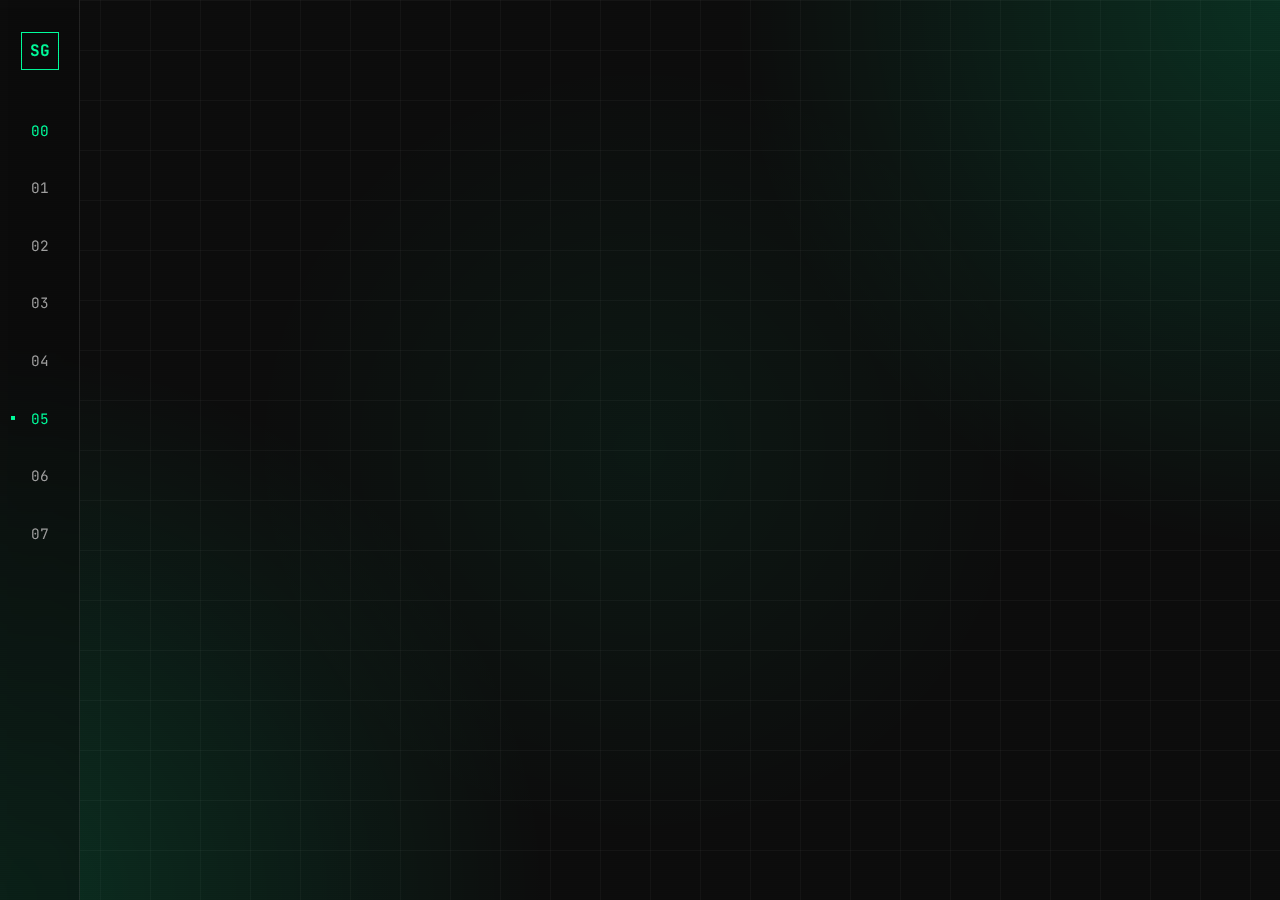
<file: research.html>
<!DOCTYPE html>
<html lang="en">

<head>
    <meta charset="UTF-8">
    <meta name="viewport" content="width=device-width, initial-scale=1.0">
    <title>Academic Research | Shalaka Gangurde</title>
    <link rel="stylesheet" href="style.css">
    <link
        href="https://fonts.googleapis.com/css2?family=Inter:wght@300;400;500;600&family=JetBrains+Mono:wght@400;500&display=swap"
        rel="stylesheet">
    <style>
        /* Research Specific Styles */
        .research-header-card {
            background-color: var(--card-bg);
            border: 1px solid var(--border-color);
            border-left: 4px solid var(--accent-blue);
            padding: 2.5rem;
            margin-bottom: 2rem;
        }

        .research-badge-row {
            display: flex;
            gap: 1rem;
            margin-bottom: 1.5rem;
        }

        .status-badge {
            font-family: var(--font-mono);
            font-size: 0.75rem;
            padding: 0.3rem 0.8rem;
            background: #222;
            color: var(--text-secondary);
            border: 1px dashed var(--border-color);
        }

        .status-badge.wip {
            color: #ffab00;
            /* Amber for Work in Progress */
            border-color: #ffab00;
        }

        .research-title {
            font-size: 2rem;
            font-weight: 500;
            line-height: 1.3;
            margin-bottom: 1rem;
        }

        .research-meta {
            color: var(--text-secondary);
            font-size: 0.95rem;
            margin-bottom: 2rem;
        }

        .research-grid {
            display: grid;
            grid-template-columns: 2fr 1fr;
            gap: 2rem;
        }

        /* Scope & Methodology Panel */
        .method-panel {
            background-color: #111;
            border: 1px solid var(--border-color);
            padding: 2rem;
        }

        .method-title {
            font-family: var(--font-mono);
            color: var(--text-primary);
            border-bottom: 1px solid #333;
            padding-bottom: 0.5rem;
            margin-bottom: 1.5rem;
        }

        .scope-list {
            list-style: none;
            margin-bottom: 2rem;
        }

        .scope-list li {
            margin-bottom: 0.8rem;
            color: #ccc;
            display: flex;
            justify-content: space-between;
        }

        .scope-list li span.val {
            font-family: var(--font-mono);
            color: var(--accent-blue);
        }

        /* Key Findings (Preliminary) */
        .finding-card {
            background: #1a1a1a;
            padding: 1.5rem;
            border: 1px solid #333;
            margin-bottom: 1rem;
        }

        .finding-metric {
            font-size: 2rem;
            font-family: var(--font-mono);
            color: var(--accent-green);
            font-weight: 700;
            margin-bottom: 0.5rem;
            display: block;
        }

        /* Taxonomy Visualization (CSS Drawing) */
        .taxonomy-viz {
            display: flex;
            flex-direction: column;
            gap: 1rem;
            padding: 1rem;
            background: #000;
            border: 1px solid #222;
        }

        .tax-node {
            border: 1px solid #444;
            padding: 0.5rem;
            text-align: center;
            font-size: 0.8rem;
            font-family: var(--font-mono);
            color: #888;
        }

        .tax-node.active {
            border-color: var(--accent-green);
            color: var(--accent-green);
            background: rgba(0, 255, 157, 0.05);
        }

        .arrow-down {
            text-align: center;
            color: #444;
        }

        @media (max-width: 900px) {
            .research-grid {
                grid-template-columns: 1fr;
            }
        }
    </style>
</head>

<body>
    <!-- Background Audio -->
    <audio id="page-audio" loop>
        <source src="assets/audio/ambient_main.mp3" type="audio/mp3">
    </audio>
    <script>
        window.addEventListener('load', function () {
            var audio = document.getElementById("page-audio");
            audio.volume = 0.4;
            var promise = audio.play();
            if (promise !== undefined) {
                promise.catch(error => { console.log("Autoplay prevented. Waiting for interaction."); });
            }
        });
        document.addEventListener('click', function () {
            var audio = document.getElementById("page-audio");
            if (audio.paused) audio.play();
        });
    </script>
    <div class="app-container">
        <!-- Sidebar Navigation -->
        <nav class="sidebar">
            <div class="logo-area">
                <span class="initials">SG</span>
            </div>
            <ul class="nav-links">
                <li><a href="navigation.html" style="color: var(--accent-green);">00</a></li>
                <li><a href="index.html" data-tooltip="Profile">01</a></li>
                <li><a href="projects.html" data-tooltip="Projects">02</a></li>
                <li><a href="experience.html" data-tooltip="Timeline">03</a></li>
                <li><a href="skills.html" data-tooltip="Capability Matrix">04</a></li>
                <li><a href="research.html" class="active" data-tooltip="Academic Archives">05</a></li>
                <li><a href="writing.html" data-tooltip="Writing Log">06</a></li>
                <li><a href="contact.html" data-tooltip="Comms Terminal">07</a></li>
            </ul>
        </nav>

        <main class="main-content">
            <header class="status-bar">
                <div class="identity">
                    <h1>Academic Archives</h1>
                    <span class="role">Independent Research</span>
                </div>
                <div class="system-status">
                    <span class="status-text">MS STATUS: DRAFTING</span>
                </div>
            </header>

            <!-- Main Research Header -->
            <article class="research-header-card">
                <div class="research-badge-row">
                    <span class="status-badge"
                        style="color: var(--accent-green); border-color: var(--accent-green);">UNPUBLISHED SURVEY</span>
                    <span class="status-badge">OCTOBER 2025</span>
                    <span class="status-badge">VIDYALANKAR INSTITUTE OF TECHNOLOGY</span>
                </div>
                <h2 class="research-title">Generative AI for Automated Machine Learning: A Comprehensive Survey</h2>
                <p class="research-meta">
                    Shalaka Gangurde • Manoj Suryawanshi
                </p>

                <div class="research-grid">

                    <!-- Left Column: Abstract & Gallery -->
                    <div style="display: flex; flex-direction: column; gap: 2rem;">
                        <div class="method-panel">
                            <h4 class="method-title">ABSTRACT</h4>
                            <p style="color: #ccc; line-height: 1.6; font-size: 0.95rem; margin-bottom: 1.5rem;">
                                Automated Machine Learning (AutoML) seeks to reduce human effort in designing and tuning
                                machine
                                learning pipelines, while generative AI has shown remarkable capabilities in creating
                                data
                                and models across domains. This survey reviews the intersection of these fields,
                                examining
                                how generative models (transformers, GANs, VAEs, diffusion models) are applied to
                                automate
                                AutoML components. We first outline AutoML tasks (neural architecture search, feature
                                engineering, hyperparameter tuning, data augmentation) and generative AI fundamentals.
                                We
                                propose a taxonomy classifying GenAI-AutoML methods by generative model type and AutoML
                                task.
                            </p>

                            <h4 class="method-title">KEY CONTRIBUTIONS</h4>
                            <ul class="scope-list">
                                <li>
                                    <span>Taxonomy</span>
                                    <span class="val">Structure by Model Type & Task</span>
                                </li>
                                <li>
                                    <span>Analysis</span>
                                    <span class="val">NAS, AFE, HPO, Augmentation</span>
                                </li>
                                <li>
                                    <span>Comparison</span>
                                    <span class="val">GPT-NAS vs DiffusionNAG</span>
                                </li>
                            </ul>
                        </div>

                        <!-- Paper Gallery -->
                        <div>
                            <h4 class="method-title" style="margin-bottom: 1rem;">PAPER PREVIEW</h4>
                            <div
                                style="display: grid; grid-template-columns: repeat(auto-fit, minmax(100px, 1fr)); gap: 0.5rem;">
                                <a href="assets/research_paper/page_1.png" target="_blank"
                                    style="border: 1px solid #333; overflow: hidden; border-radius: 4px; transition: opacity 0.2s; opacity: 0.8;">
                                    <img src="assets/research_paper/page_1.png" alt="Pg1"
                                        style="width: 100%; display: block;">
                                </a>
                                <a href="assets/research_paper/page_2.png" target="_blank"
                                    style="border: 1px solid #333; overflow: hidden; border-radius: 4px; transition: opacity 0.2s; opacity: 0.8;">
                                    <img src="assets/research_paper/page_2.png" alt="Pg2"
                                        style="width: 100%; display: block;">
                                </a>
                                <a href="assets/research_paper/page_3.png" target="_blank"
                                    style="border: 1px solid #333; overflow: hidden; border-radius: 4px; transition: opacity 0.2s; opacity: 0.8;">
                                    <img src="assets/research_paper/page_3.png" alt="Pg3"
                                        style="width: 100%; display: block;">
                                </a>
                                <a href="assets/research_paper/page_4.png" target="_blank"
                                    style="border: 1px solid #333; overflow: hidden; border-radius: 4px; transition: opacity 0.2s; opacity: 0.8;">
                                    <img src="assets/research_paper/page_4.png" alt="Pg4"
                                        style="width: 100%; display: block;">
                                </a>
                                <a href="assets/research_paper/page_5.png" target="_blank"
                                    style="border: 1px solid #333; overflow: hidden; border-radius: 4px; transition: opacity 0.2s; opacity: 0.8;">
                                    <img src="assets/research_paper/page_5.png" alt="Pg5"
                                        style="width: 100%; display: block;">
                                </a>
                                <a href="assets/research_paper/page_6.png" target="_blank"
                                    style="border: 1px solid #333; overflow: hidden; border-radius: 4px; transition: opacity 0.2s; opacity: 0.8;">
                                    <img src="assets/research_paper/page_6.png" alt="Pg6"
                                        style="width: 100%; display: block;">
                                </a>
                            </div>
                        </div>
                    </div>

                    <!-- Right Column: Findings & Metrics -->
                    <div>
                        <div class="finding-card">
                            <span class="finding-metric">~12%</span>
                            <p>Accuracy gain in GenAI-augmented NAS tasks (GPT-NAS) vs traditional heuristics on
                                benchmarks.</p>
                        </div>
                        <div class="finding-card">
                            <span class="finding-metric">50x</span>
                            <p>Inference speedup using EDNAG (Evolutionary + Diffusion) compared to extensive
                                architecture searches.</p>
                        </div>
                        <div class="finding-card">
                            <span class="finding-metric">SOTA</span>
                            <p>LLM-FE (Feature Engineering) consistently outperforms baselines on diverse classification
                                tasks.</p>
                        </div>

                        <!-- Taxonomy Viz -->
                        <div class="taxonomy-viz">
                            <div class="tax-node active">GenAI-AutoML Taxonomy</div>
                            <div class="arrow-down">↓</div>
                            <div style="display: grid; grid-template-columns: 1fr 1fr; gap: 0.5rem;">
                                <div class="tax-node">NAS (Transformer/GAN)</div>
                                <div class="tax-node">AFE (Context LLM)</div>
                                <div class="tax-node">HPO (LLM-Bayes)</div>
                                <div class="tax-node">Augmentation (Diffusion)</div>
                            </div>
                        </div>
                    </div>

                </div>
            </article>

        </main>
    </div>
</body>

</html>
</file>
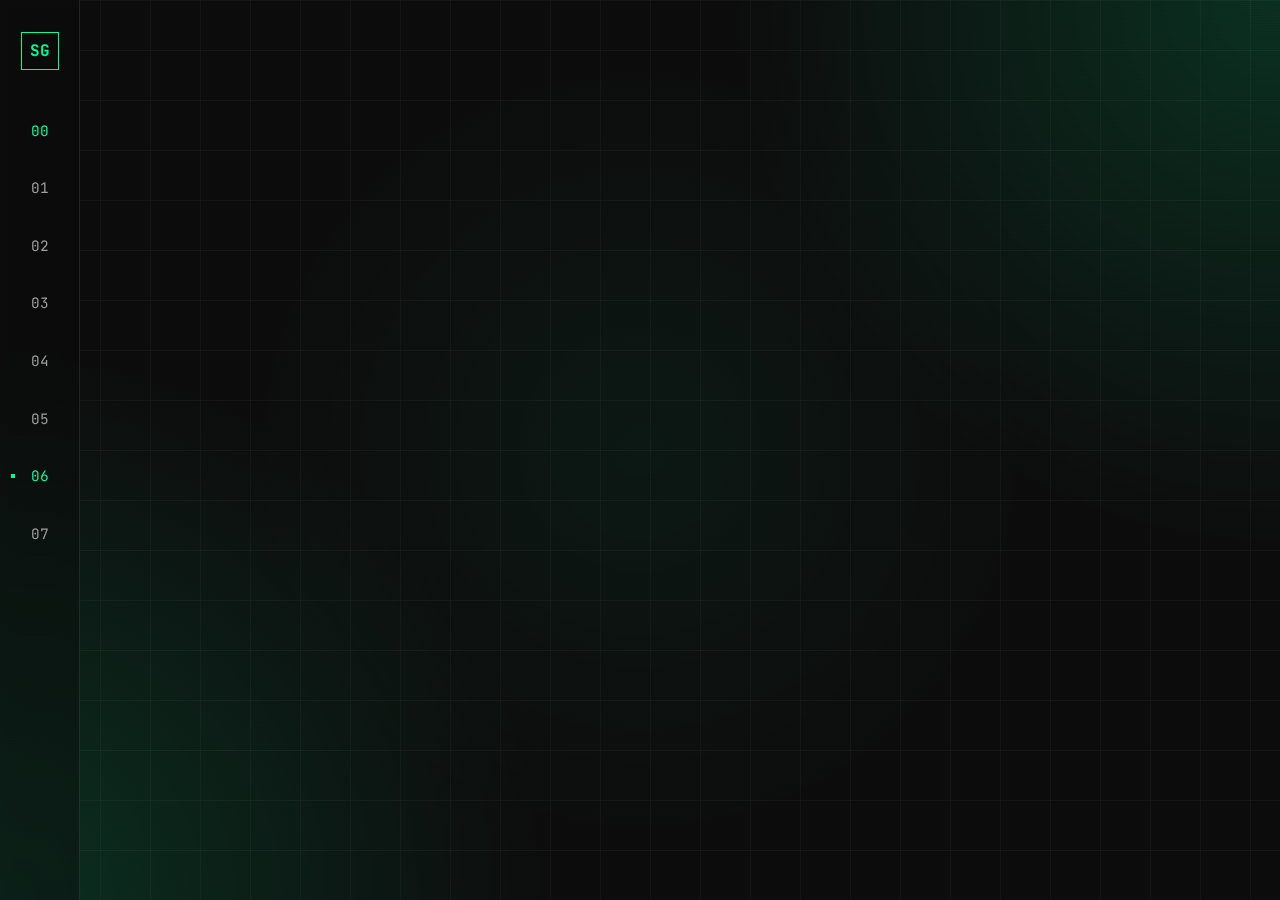
<file: writing.html>
<!DOCTYPE html>
<html lang="en">

<head>
    <meta charset="UTF-8">
    <meta name="viewport" content="width=device-width, initial-scale=1.0">
    <title>Writing | Shalaka Gangurde</title>
    <link rel="stylesheet" href="style.css">
    <link
        href="https://fonts.googleapis.com/css2?family=Inter:wght@300;400;500;600&family=JetBrains+Mono:wght@400;500&display=swap"
        rel="stylesheet">
    <style>
        .writing-grid {
            display: grid;
            grid-template-columns: repeat(auto-fit, minmax(600px, 1fr));
            gap: 2rem;
            margin-top: 2rem;
        }

        @media (max-width: 768px) {
            .writing-grid {
                grid-template-columns: 1fr;
            }
        }

        .article-card {
            background-color: var(--card-bg);
            border: 1px solid var(--border-color);
            padding: 2.5rem;
            transition: all 0.3s cubic-bezier(0.16, 1, 0.3, 1);
            position: relative;
            text-decoration: none;
            display: flex;
            flex-direction: column;
            justify-content: center;
        }

        .article-card:hover {
            border-color: #888;
            transform: translateY(-2px);
            background-color: #1a1a1a;
        }

        .article-meta {
            font-family: var(--font-mono);
            font-size: 0.8rem;
            color: var(--accent-blue);
            margin-bottom: 0.8rem;
            display: flex;
            align-items: center;
            gap: 1rem;
        }

        .article-title {
            font-size: 1.5rem;
            color: var(--text-primary);
            font-weight: 500;
            margin-bottom: 1rem;
            line-height: 1.3;
        }

        .article-desc {
            font-size: 1rem;
            color: var(--text-secondary);
            line-height: 1.6;
            margin-bottom: 1.5rem;
        }

        .read-more {
            font-family: var(--font-mono);
            font-size: 0.85rem;
            color: var(--text-primary);
            display: flex;
            align-items: center;
            gap: 0.5rem;
            opacity: 0.7;
            transition: opacity 0.3s;
        }

        .article-card:hover .read-more {
            opacity: 1;
            color: var(--accent-green);
        }

        .external-icon {
            font-size: 0.8rem;
        }
    </style>
</head>

<body>
    <!-- Background Audio -->
    <audio id="page-audio" loop>
        <source src="assets/audio/ambient_main.mp3" type="audio/mp3">
    </audio>
    <script>
        window.addEventListener('load', function () {
            var audio = document.getElementById("page-audio");
            audio.volume = 0.4;
            var promise = audio.play();
            if (promise !== undefined) {
                promise.catch(error => { console.log("Autoplay prevented. Waiting for interaction."); });
            }
        });
        document.addEventListener('click', function () {
            var audio = document.getElementById("page-audio");
            if (audio.paused) audio.play();
        });
    </script>
    <div class="app-container">
        <!-- Sidebar Navigation -->
        <nav class="sidebar">
            <div class="logo-area">
                <span class="initials">SG</span>
            </div>
            <ul class="nav-links">
                <li><a href="navigation.html" style="color: var(--accent-green);">00</a></li>
                <li><a href="index.html" data-tooltip="Profile">01</a></li>
                <li><a href="projects.html" data-tooltip="Projects">02</a></li>
                <li><a href="experience.html" data-tooltip="Timeline">03</a></li>
                <li><a href="skills.html" data-tooltip="Capability Matrix">04</a></li>
                <li><a href="research.html" data-tooltip="Academic Archives">05</a></li>
                <li><a href="writing.html" class="active" data-tooltip="Writing Log">06</a></li>
                <li><a href="contact.html" data-tooltip="Comms Terminal">07</a></li>
            </ul>
        </nav>

        <main class="main-content">
            <header class="status-bar">
                <div class="identity">
                    <h1>Writing Log</h1>
                    <span class="role">Perspective & Philosophy</span>
                </div>
                <div class="system-status">
                    <span class="status-text">SOURCE: MEDIUM.COM</span>
                </div>
            </header>

            <section class="intro-card">
                <h2>The Human element in Data.</h2>
                <p>Exploring the intersection of psychology, ethics, and self-improvement. Because better humans build
                    better systems.</p>
            </section>

            <div class="writing-grid">

                <a href="https://medium.com/@shalaka.gangurde" target="_blank" class="article-card">
                    <div class="article-meta">
                        <span>OCT 3, 2025</span>
                        <span>•</span>
                        <span>PSYCHOLOGY</span>
                    </div>
                    <h3 class="article-title">Grey Inside, Black and White Outside</h3>
                    <p class="article-desc">"Have you noticed how forgiving we are of ourselves, yet how strict we are
                        with others? When I make a mistake, I tell myself, 'I’m human...'"</p>
                    <div class="read-more">Read on Medium <span class="external-icon">↗</span></div>
                </a>

                <a href="https://medium.com/@shalaka.gangurde" target="_blank" class="article-card">
                    <div class="article-meta">
                        <span>FEB 28, 2025</span>
                        <span>•</span>
                        <span>ETHICS</span>
                    </div>
                    <h3 class="article-title">Morality or Performance?</h3>
                    <p class="article-desc">“The Crisis of Selective Ethics” — An exploration of how we often trade
                        moral grounding for high-performance outcomes.</p>
                    <div class="read-more">Read on Medium <span class="external-icon">↗</span></div>
                </a>

                <a href="https://medium.com/@shalaka.gangurde" target="_blank" class="article-card">
                    <div class="article-meta">
                        <span>DEC 3, 2024</span>
                        <span>•</span>
                        <span>PHILOSOPHY</span>
                    </div>
                    <h3 class="article-title">Self-Love VS External Validation</h3>
                    <p class="article-desc">The Paradox of Self-Love and External Validation. Why seeking outside
                        approval often erodes the very foundation of self-worth we try to build.</p>
                    <div class="read-more">Read on Medium <span class="external-icon">↗</span></div>
                </a>

                <a href="https://medium.com/@shalaka.gangurde" target="_blank" class="article-card">
                    <div class="article-meta">
                        <span>NOV 2, 2024</span>
                        <span>•</span>
                        <span>GROWTH</span>
                    </div>
                    <h3 class="article-title">The Root Of Self-Doubt</h3>
                    <p class="article-desc">Have you ever ventured into a path to improve yourself? We’ve all searched
                        for that perfect piece of advice on self-improvement…</p>
                    <div class="read-more">Read on Medium <span class="external-icon">↗</span></div>
                </a>

            </div>

            <div style="margin-top: 3rem; text-align: center;">
                <a href="https://medium.com/@shalaka.gangurde" target="_blank" class="btn secondary">View Full Archive
                    on Medium</a>
            </div>

        </main>
    </div>
</body>

</html>
</file>
<file: style.css>
/* CSS Reset & Variables */
:root {
    --bg-color: #0d0d0d;
    --card-bg: rgba(26, 26, 26, 0.3);
    /* Glass transparent */
    --text-primary: #e0e0e0;
    --text-secondary: #a0a0a0;
    --accent-green: #00ff9d;
    --accent-blue: #00bcd4;
    --border-color: rgba(255, 255, 255, 0.1);
    /* Subtle glass border */
    --font-main: 'Inter', sans-serif;
    --font-mono: 'JetBrains Mono', monospace;
}

* {
    margin: 0;
    padding: 0;
    box-sizing: border-box;
}

body {
    background-color: var(--bg-color);
    color: var(--text-primary);
    font-family: var(--font-main);
    line-height: 1.6;
    height: 100vh;
    overflow: hidden;
    /* App-like feel */
}

/* Layout Grid */
.app-container {
    display: flex;
    height: 100%;
}

/* Sidebar */
.sidebar {
    width: 80px;
    background-color: rgba(10, 10, 10, 0.4);
    backdrop-filter: blur(8px);
    border-right: 1px solid var(--border-color);
    display: flex;
    flex-direction: column;
    align-items: center;
    padding: 2rem 0;
}

.logo-area {
    margin-bottom: 3rem;
    font-family: var(--font-mono);
    font-weight: 700;
    color: var(--accent-green);
    border: 1px solid var(--accent-green);
    padding: 5px 8px;
}

.nav-links {
    list-style: none;
    display: flex;
    flex-direction: column;
    gap: 2rem;
}

.nav-links a {
    color: var(--text-secondary);
    text-decoration: none;
    font-family: var(--font-mono);
    font-size: 0.9rem;
    position: relative;
    transition: color 0.3s;
}

.nav-links a:hover,
.nav-links a.active {
    color: var(--accent-green);
}

.nav-links a.active::after {
    content: '';
    position: absolute;
    left: -20px;
    top: 50%;
    transform: translateY(-50%);
    width: 4px;
    height: 4px;
    background-color: var(--accent-green);
}

/* Main Content */
.main-content {
    flex: 1;
    padding: 2rem 3rem;
    overflow-y: auto;
    display: flex;
    flex-direction: column;
    gap: 2rem;
}

/* Status Bar */
.status-bar {
    display: flex;
    justify-content: space-between;
    align-items: flex-end;
    padding-bottom: 1.5rem;
    border-bottom: 1px solid var(--border-color);
}

.identity h1 {
    font-size: 1.8rem;
    font-weight: 600;
    letter-spacing: -0.5px;
}

.identity .role {
    color: var(--accent-green);
    font-family: var(--font-mono);
    font-size: 0.85rem;
    text-transform: uppercase;
}

.system-status {
    text-align: right;
    font-family: var(--font-mono);
    font-size: 0.75rem;
    color: var(--text-secondary);
}

.indicator {
    display: inline-block;
    width: 8px;
    height: 8px;
    background-color: var(--accent-green);
    border-radius: 50%;
    margin-right: 8px;
    animation: pulse 2s infinite;
}

@keyframes pulse {
    0% {
        opacity: 1;
    }

    50% {
        opacity: 0.4;
    }

    100% {
        opacity: 1;
    }
}

/* Hero Grid */
.hero-grid {
    display: grid;
    grid-template-columns: 2fr 1fr 1fr 1fr;
    gap: 1.5rem;
    min-height: 250px;
}

.intro-card {
    grid-column: span 1;
    display: flex;
    flex-direction: column;
    justify-content: center;
}

.intro-card.large {
    grid-column: 1 / 2;
}

.intro-card h2 {
    font-size: 2.2rem;
    line-height: 1.2;
    margin-bottom: 1rem;
    font-weight: 500;
}

.intro-card p {
    color: var(--text-secondary);
    margin-bottom: 1.5rem;
    max-width: 90%;
}

.stat-card {
    background-color: var(--card-bg);
    border: 1px solid var(--border-color);
    padding: 1.5rem;
    display: flex;
    flex-direction: column;
    justify-content: center;
}

.stat-card .label {
    font-family: var(--font-mono);
    font-size: 0.7rem;
    color: var(--text-secondary);
    text-transform: uppercase;
    margin-bottom: 0.5rem;
}

.stat-card .value {
    font-size: 1.2rem;
    font-weight: 500;
    color: var(--text-primary);
    margin-bottom: 0.2rem;
}

.stat-card .sub-value {
    font-size: 0.85rem;
    color: var(--accent-blue);
}

/* Buttons */
.cta-group {
    display: flex;
    gap: 1rem;
}

.btn {
    text-decoration: none;
    padding: 0.6rem 1.2rem;
    border-radius: 2px;
    font-family: var(--font-mono);
    font-size: 0.8rem;
    transition: all 0.2s;
}

.btn.primary {
    background-color: var(--text-primary);
    color: var(--bg-color);
    font-weight: 600;
}

.btn.primary:hover {
    background-color: var(--accent-green);
    color: #000;
}

.btn.secondary {
    border: 1px solid var(--border-color);
    color: var(--text-primary);
}

.btn.secondary:hover {
    border-color: var(--text-primary);
}

/* Metrics Ticker */
.metrics-ticker {
    background-color: #111;
    border: 1px solid var(--border-color);
    padding: 1rem;
    display: flex;
    align-items: center;
    overflow: hidden;
}

.ticker-label {
    font-family: var(--font-mono);
    font-size: 0.75rem;
    color: var(--accent-green);
    margin-right: 2rem;
    white-space: nowrap;
    border-right: 1px solid #333;
    padding-right: 1rem;
}

.ticker-content {
    display: flex;
    gap: 3rem;
    animation: slide 30s linear infinite;
}

.ticker-item {
    display: flex;
    align-items: baseline;
    gap: 0.5rem;
    white-space: nowrap;
}

.metric-value {
    font-family: var(--font-mono);
    font-size: 1rem;
    color: var(--text-primary);
    font-weight: 700;
}

.metric-desc {
    font-size: 0.75rem;
    color: var(--text-secondary);
    letter-spacing: 0.5px;
}

@keyframes slide {
    0% {
        transform: translateX(0);
    }

    100% {
        transform: translateX(-50%);
    }
}

/* INTERACTIVE DASHBOARD UPGRADES & ANIMATIONS */

/* 1. Global Animations */
@keyframes fadeInUp {
    from {
        opacity: 0;
        transform: translateY(20px);
    }

    to {
        opacity: 1;
        transform: translateY(0);
    }
}

@keyframes scanline {
    0% {
        transform: translateY(-100%);
    }

    100% {
        transform: translateY(100%);
    }
}

@keyframes glitch {
    0% {
        transform: translate(0);
    }

    20% {
        transform: translate(-2px, 2px);
    }

    40% {
        transform: translate(-2px, -2px);
    }

    60% {
        transform: translate(2px, 2px);
    }

    80% {
        transform: translate(2px, -2px);
    }

    100% {
        transform: translate(0);
    }
}

/* 2. Visual Polish & Effects */

/* Custom Scrollbar */
::-webkit-scrollbar {
    width: 8px;
    height: 8px;
}

::-webkit-scrollbar-track {
    background: #0d0d0d;
}

::-webkit-scrollbar-thumb {
    background: #333;
    border-radius: 4px;
}

::-webkit-scrollbar-thumb:hover {
    background: var(--accent-green);
}

/* Text Selection */
::selection {
    background: rgba(0, 255, 157, 0.2);
    color: var(--accent-green);
}

/* CRT Scanline Overlay */
body::after {
    content: "";
    position: fixed;
    top: 0;
    left: 0;
    width: 100vw;
    height: 100vh;
    background: repeating-linear-gradient(0deg,
            rgba(0, 0, 0, 0.15),
            rgba(0, 0, 0, 0.15) 1px,
            transparent 1px,
            transparent 2px);
    pointer-events: none;
    z-index: 9999;
    opacity: 0.3;
}

/* Entrance Animations */
.main-content>* {
    animation: fadeInUp 0.8s cubic-bezier(0.2, 0.8, 0.2, 1) forwards;
    opacity: 0;
    /* Star hidden until animation runs */
}

.main-content>*:nth-child(1) {
    animation-delay: 0.1s;
}

.main-content>*:nth-child(2) {
    animation-delay: 0.2s;
}

.main-content>*:nth-child(3) {
    animation-delay: 0.3s;
}

.main-content>*:nth-child(4) {
    animation-delay: 0.4s;
}

/* 3. Improved Typing Effect */
.intro-card h2 {
    font-size: 2.2rem;
    line-height: 1.2;
    margin-bottom: 1rem;
    font-weight: 500;
    position: relative;
    width: fit-content;
}

.intro-card h2::after {
    content: '|';
    position: absolute;
    right: -10px;
    color: var(--accent-green);
    animation: blink-caret 0.75s step-end infinite;
}

/* 4. Radar Background (Refined) */
body {
    background-color: var(--bg-color);
    background-image:
        radial-gradient(circle at 100% 0%, rgba(0, 255, 157, 0.15) 0%, transparent 35%),
        radial-gradient(circle at 0% 100%, rgba(0, 255, 157, 0.15) 0%, transparent 35%),
        radial-gradient(circle at 50% 50%, rgba(0, 255, 157, 0.05) 0%, transparent 50%),
        linear-gradient(rgba(255, 255, 255, 0.03) 1px, transparent 1px),
        linear-gradient(90deg, rgba(255, 255, 255, 0.03) 1px, transparent 1px);
    background-size: 100% 100%, 100% 100%, 100% 100%, 50px 50px, 50px 50px;
    background-attachment: fixed;
}

/* 5. Interactive Cards & Glitch Hover */
.project-preview,
.stat-card,
.project-card,
.article-card {
    transition: all 0.3s cubic-bezier(0.25, 0.8, 0.25, 1);
    position: relative;
    overflow: hidden;
    backdrop-filter: blur(12px);
    -webkit-backdrop-filter: blur(12px);
}

/* Glow Effect on Hover */
.project-preview:hover,
.stat-card:hover,
.project-card:hover,
.article-card:hover {
    transform: translateY(-5px);
    border-color: var(--accent-green);
    box-shadow: 0 5px 15px rgba(0, 255, 157, 0.1);
}

/* Glitch/Tech Accent on Hover */
.project-preview:active,
.stat-card:active {
    transform: scale(0.98);
}

/* Sidebar Data Stream connection */
.sidebar::before {
    content: '';
    position: absolute;
    top: -100%;
    left: 50%;
    width: 1px;
    height: 50%;
    background: linear-gradient(to bottom, transparent, var(--accent-green), transparent);
    animation: data-stream 4s infinite ease-in-out;
    opacity: 0.4;
}

@keyframes data-stream {
    0% {
        top: -50%;
        opacity: 0;
    }

    50% {
        opacity: 0.5;
    }

    100% {
        top: 100%;
        opacity: 0;
    }
}

/* Featured Insight Section */
.featured-insight {
    padding-top: 3rem;
    /* Increased padding */
    margin-top: 3rem;
    /* Increased margin to prevent overlap */
    position: relative;
    z-index: 10;
}

.section-header {
    display: flex;
    align-items: center;
    margin-bottom: 2rem;
    gap: 1rem;
}

/* ... existing styles ... */

.project-preview {
    background-color: var(--card-bg);
    border: 1px solid var(--border-color);
    padding: 1.5rem;
    backdrop-filter: blur(12px);
    /* ensure glass effect */
    -webkit-backdrop-filter: blur(12px);
}

.mini-metric {
    background-color: rgba(0, 0, 0, 0.5);
    /* Semi-transparent black */
    padding: 0.5rem;
    border-left: 2px solid var(--accent-green);
    margin-bottom: 1rem;
    font-family: var(--font-mono);
}

.mini-metric .val {
    font-weight: 700;
    color: var(--text-primary);
    margin-right: 0.5rem;
}

.mini-metric .lab {
    font-size: 0.7rem;
    color: var(--text-secondary);
}

.link-arrow {
    font-size: 0.85rem;
    color: var(--text-primary);
    text-decoration: none;
    font-weight: 500;
    transition: margin-left 0.2s;
}

.link-arrow:hover {
    color: var(--accent-green);
    margin-left: 5px;
}

/* CINEMATIC INTRO SEQUENCE */
/* CINEMATIC INTRO SEQUENCE */
#opening-sequence {
    position: fixed;
    top: 0;
    left: 0;
    width: 100vw;
    height: 100vh;
    background-color: #000;
    z-index: 10000;
    display: flex;
    justify-content: center;
    align-items: center;
    transition: opacity 0.5s ease-out;
}

#opening-sequence.fade-out {
    opacity: 0;
    pointer-events: none;
}

.intro-text {
    position: relative;
    font-family: 'Inter', sans-serif;
    font-weight: 800;
    text-transform: uppercase;
    color: #fff;
    opacity: 0;
    /* Start hidden */
}

/* Phase 1: Premium Cinematic Reveal */
.name-phase {
    font-size: clamp(1.8rem, 6vw, 5rem);
    /* Responsive sizing */
    letter-spacing: -1px;
    font-weight: 800;
    text-align: center;
    background: linear-gradient(120deg, #fff, var(--accent-green));
    -webkit-background-clip: text;
    background-clip: text;
    -webkit-text-fill-color: transparent;
    animation: premiumReveal 2.5s cubic-bezier(0.2, 0.8, 0.2, 1) forwards;
}

@keyframes premiumReveal {
    0% {
        opacity: 0;
        transform: translateY(30px) scale(0.9);
        filter: blur(20px);
    }

    20% {
        opacity: 1;
        transform: translateY(0) scale(1);
        filter: blur(0px);
        letter-spacing: -1px;
    }

    85% {
        opacity: 1;
        transform: translateY(0) scale(1.05);
        /* Subtle float */
        filter: blur(0px);
        letter-spacing: 0px;
        /* Slight breathing */
    }

    100% {
        opacity: 0;
        transform: translateY(-20px) scale(1.1);
        filter: blur(10px);
    }
}

/* Mobile Intro Adjustments */
@media (max-width: 600px) {
    .name-phase {
        padding: 0 1rem;
        /* Prevent edge touching */
    }
}

/* Responsive adjustments - PRESERVED & ENHANCED */
@media (max-width: 900px) {
    .app-container {
        flex-direction: column;
        overflow-y: auto;
    }

    .sidebar {
        width: 100%;
        height: auto;
        flex-direction: column;
        padding: 1rem;
        border-bottom: 1px solid var(--border-color);
        border-right: none;
        gap: 1rem;
    }

    .logo-area {
        margin: 0;
        margin-bottom: 0.5rem;
    }

    .nav-links {
        flex-direction: row;
        gap: 1rem;
        flex-wrap: wrap;
        justify-content: center;
    }

    .nav-links a {
        font-size: 0.8rem;
        padding: 0.3rem 0.5rem;
        border: 1px solid transparent;
    }

    .nav-links a.active {
        border-color: var(--accent-green);
        border-radius: 4px;
        color: var(--accent-green);
    }

    .nav-links a.active::after {
        display: none;
    }

    .main-content {
        padding: 1.5rem;
    }

    .hero-grid {
        grid-template-columns: 1fr;
    }

    .insight-grid {
        grid-template-columns: 1fr;
    }

    body,
    .main-content {
        height: auto;
        overflow: visible;
    }

    /* Reduce font size for mobile */
    .intro-card h2 {
        font-size: 1.8rem;
    }

    .identity h1 {
        font-size: 1.5rem;
    }

    /* Filters horizontal scroll */
    .filter-bar {
        overflow-x: auto;
        padding-bottom: 0.5rem;
        flex-wrap: nowrap;
        -webkit-overflow-scrolling: touch;
        /* Smooth scroll on iOS */
    }

    .filter-btn {
        flex-shrink: 0;
    }
}

@media (max-width: 600px) {

    .projects-grid,
    .matrix-grid,
    .cert-grid,
    .research-grid {
        grid-template-columns: 1fr !important;
    }

    .project-card,
    .matrix-quadrant {
        min-width: 100%;
    }

    .metric-value {
        font-size: 0.9rem;
    }

    /* Remove scanlines on mobile for performance/clarity */
    body::after {
        opacity: 0.1;
    }
}

/* 6. Certifications Gallery & Modal */
.certifications-container {
    padding: 1rem 0;
}

.cert-gallery {
    display: grid;
    grid-template-columns: repeat(auto-fill, minmax(320px, 1fr));
    gap: 2rem;
    margin-top: 2rem;
}

.cert-item {
    background: var(--card-bg);
    border: 1px solid var(--border-color);
    padding: 1.5rem;
    cursor: pointer;
    transition: all 0.3s cubic-bezier(0.16, 1, 0.3, 1);
    display: flex;
    flex-direction: column;
    gap: 1.2rem;
    border-radius: 4px;
    position: relative;
    overflow: hidden;
}

.cert-item::before {
    content: '';
    position: absolute;
    top: 0;
    left: 0;
    width: 100%;
    height: 100%;
    background: linear-gradient(45deg, transparent, rgba(0, 255, 157, 0.03), transparent);
    transform: translateX(-100%);
    transition: transform 0.6s;
}

.cert-item:hover::before {
    transform: translateX(100%);
}

.cert-item:hover {
    border-color: var(--accent-green);
    transform: translateY(-8px);
    box-shadow: 0 15px 40px rgba(0, 255, 157, 0.08);
}

.cert-preview {
    width: 100%;
    height: 200px;
    overflow: hidden;
    background: #111;
    display: flex;
    align-items: center;
    justify-content: center;
    border: 1px solid #222;
    border-radius: 2px;
}

.cert-preview img {
    width: 100%;
    height: 100%;
    object-fit: contain;
    padding: 10px;
    transition: transform 0.5s ease;
}

.cert-item:hover .cert-preview img {
    transform: scale(1.03);
}

.cert-detail {
    border-top: 1px solid #222;
    padding-top: 1rem;
}

.cert-detail h4 {
    font-size: 1.1rem;
    color: var(--text-primary);
    margin-bottom: 0.4rem;
    letter-spacing: -0.2px;
}

.cert-detail p {
    font-family: var(--font-mono);
    font-size: 0.8rem;
    color: var(--accent-blue);
    display: flex;
    justify-content: space-between;
}

.cert-detail .issuer {
    color: var(--text-secondary);
}

/* Modal View */
.modal-overlay {
    display: none;
    position: fixed;
    z-index: 10001;
    top: 0;
    left: 0;
    width: 100%;
    height: 100%;
    background-color: rgba(0, 0, 0, 0.95);
    backdrop-filter: blur(15px);
    justify-content: center;
    align-items: center;
    padding: 2vw;
    opacity: 0;
    transition: opacity 0.3s ease;
}

.modal-overlay.active {
    display: flex;
    opacity: 1;
}

.modal-content-wrapper {
    max-width: 1000px;
    width: 95%;
    position: relative;
    transform: scale(0.9);
    transition: transform 0.4s cubic-bezier(0.16, 1, 0.3, 1);
}

.modal-overlay.active .modal-content-wrapper {
    transform: scale(1);
}

.modal-close-btn {
    position: absolute;
    top: -50px;
    right: 0;
    color: #fff;
    font-size: 2.5rem;
    cursor: pointer;
    font-family: var(--font-mono);
    transition: color 0.2s;
}

.modal-close-btn:hover {
    color: var(--accent-green);
}

.modal-img-container {
    background: #fff;
    padding: 5px;
    border-radius: 4px;
    box-shadow: 0 0 50px rgba(0, 0, 0, 0.5);
}

.modal-img-container img {
    width: 100%;
    height: auto;
    max-height: 80vh;
    display: block;
    object-fit: contain;
}

.modal-caption {
    background: #0a0a0a;
    padding: 1.5rem;
    border: 1px solid var(--border-color);
    border-top: none;
    border-radius: 0 0 4px 4px;
}

.modal-caption h3 {
    font-size: 1.4rem;
    margin-bottom: 0.5rem;
    background: linear-gradient(to right, #fff, var(--accent-green));
    -webkit-background-clip: text;
    background-clip: text;
    -webkit-text-fill-color: transparent;
}

.modal-caption p {
    color: var(--text-secondary);
    font-family: var(--font-mono);
    font-size: 0.9rem;
}
</file>
